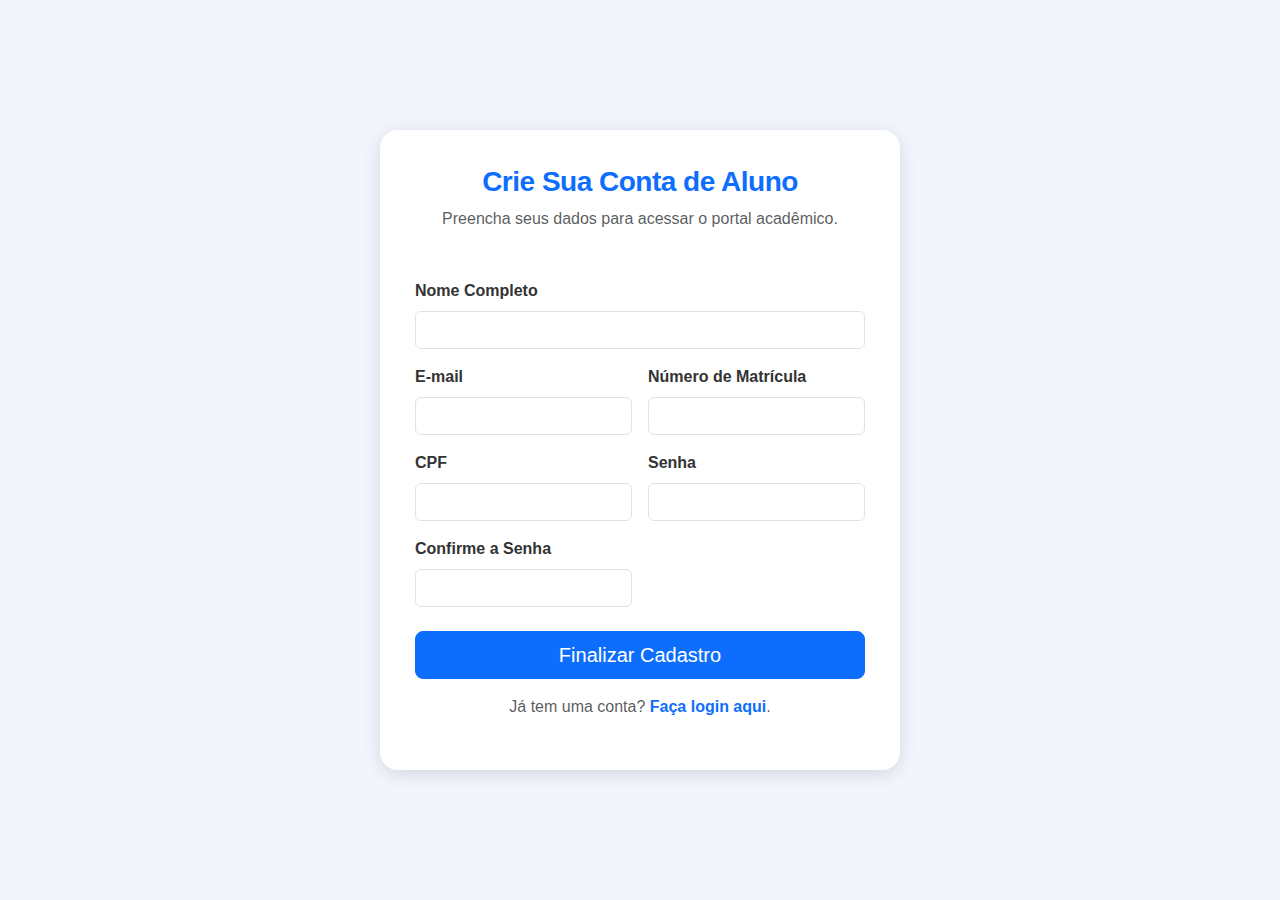
<file: cadastro/cadastro.html>
<!DOCTYPE html>
<html lang="pt-BR">
<head>
    <meta charset="UTF-8">
    <meta name="viewport" content="width=device-width, initial-scale=1.0">
    <title>Cadastro | SIGAA Plus</title>
    
    <link href="https://cdn.jsdelivr.net/npm/bootstrap@5.3.3/dist/css/bootstrap.min.css" 
          rel="stylesheet" >
    <link rel="stylesheet" href="cadastro.css">
</head>
<body>

    <div class="cadastro-container bg-white">
        
        <div class="text-center mb-5">
            <h1 class="h3 mb-2 fw-bold text-primary">Crie Sua Conta de Aluno</h1>
            <p class="text-muted">Preencha seus dados para acessar o portal acadêmico.</p>
        </div>

        <form action="#" method="" class="row g-3">
            
            <div class="col-12">
                <label for="inputNome" class="form-label">Nome Completo</label>
                <input type="text" class="form-control" id="inputNome" autocomplete="off" required>
            </div>

            <div class="col-md-6">
                <label for="inputEmail" class="form-label">E-mail</label>
                <input type="email" class="form-control" id="inputEmail" autocomplete="off" required>
            </div>
            <div class="col-md-6">
                <label for="inputMatricula" class="form-label">Número de Matrícula</label>
                <input type="text" class="form-control" id="inputMatricula" autocomplete="off" required>
            </div>

            <div class="col-md-6">
                <label for="inputCPF" class="form-label">CPF</label>
                <input type="text" class="form-control" id="inputCPF" autocomplete="off" required>
            </div>

            <div class="col-md-6">
                <label for="inputSenha" class="form-label">Senha</label>
                <input type="password" class="form-control" id="inputSenha" autocomplete="off" required>
            </div>
            <div class="col-md-6">
                <label for="inputConfirmacaoSenha" class="form-label">Confirme a Senha</label>
                <input type="password" class="form-control" id="inputConfirmacaoSenha" autocomplete="off" required>
            </div>

            <div class="col-12 mt-4">
                <button id="botaoCadastro" class="w-100 btn btn-lg btn-primary" type="submit">
                    Finalizar Cadastro
                </button>
            </div>
            
            <div class="col-12 text-center mt-3">
                <p class="text-muted">
                    Já tem uma conta? <a href="../login/login.html" class="text-decoration-none">Faça login aqui</a>.
                </p>
            </div>
        </form>

    </div>

    </body>
<script src="cadastro.js" type="module"></script>
</html>
</file>
<file: cadastro/cadastro.css>
body {
    background: #f2f6fc;
    min-height: 100vh;
    display: flex;
    align-items: center;
    justify-content: center;
    padding: 20px;
    font-family: "Segoe UI", sans-serif;
}


.cadastro-container {
    width: 100%;
    max-width: 520px;
    padding: 35px;
    border-radius: 18px;
    box-shadow: 0 4px 18px rgba(0, 0, 0, 0.12);
    animation: fadeIn 0.5s ease;
}


@keyframes fadeIn {
    from { opacity: 0; transform: translateY(10px); }
    to   { opacity: 1; transform: translateY(0); }
}


h1, h2 {
    letter-spacing: -0.5px;
}

/* ======= BOTÕES ======= */
.botaoEscolha {
    font-size: 1.1rem;
    padding: 12px;
    border-radius: 10px;
    transition: 0.2s;
}

.botaoEscolha:hover {
    transform: scale(1.03);
}

/* Botões de envio */
#botaoCadastroAluno,
#botaoCadastroProfessor {
    padding: 12px;
    font-size: 1.05rem;
    border-radius: 10px;
}


form label {
    font-weight: 600;
    color: #333;
}

form input {
    padding: 10px;
    border-radius: 8px;
}

form input:focus {
    border-color: #0d6efd;
    box-shadow: 0 0 0 0.15rem rgba(13, 110, 253, 0.25);
}


form p a {
    text-decoration: none;
    font-weight: 600;
}

form p a:hover {
    text-decoration: underline;
}


@media (max-width: 500px) {
    .cadastro-container {
        padding: 25px;
    }

    h1, h2 {
        font-size: 1.4rem;
    }
}
</file>
